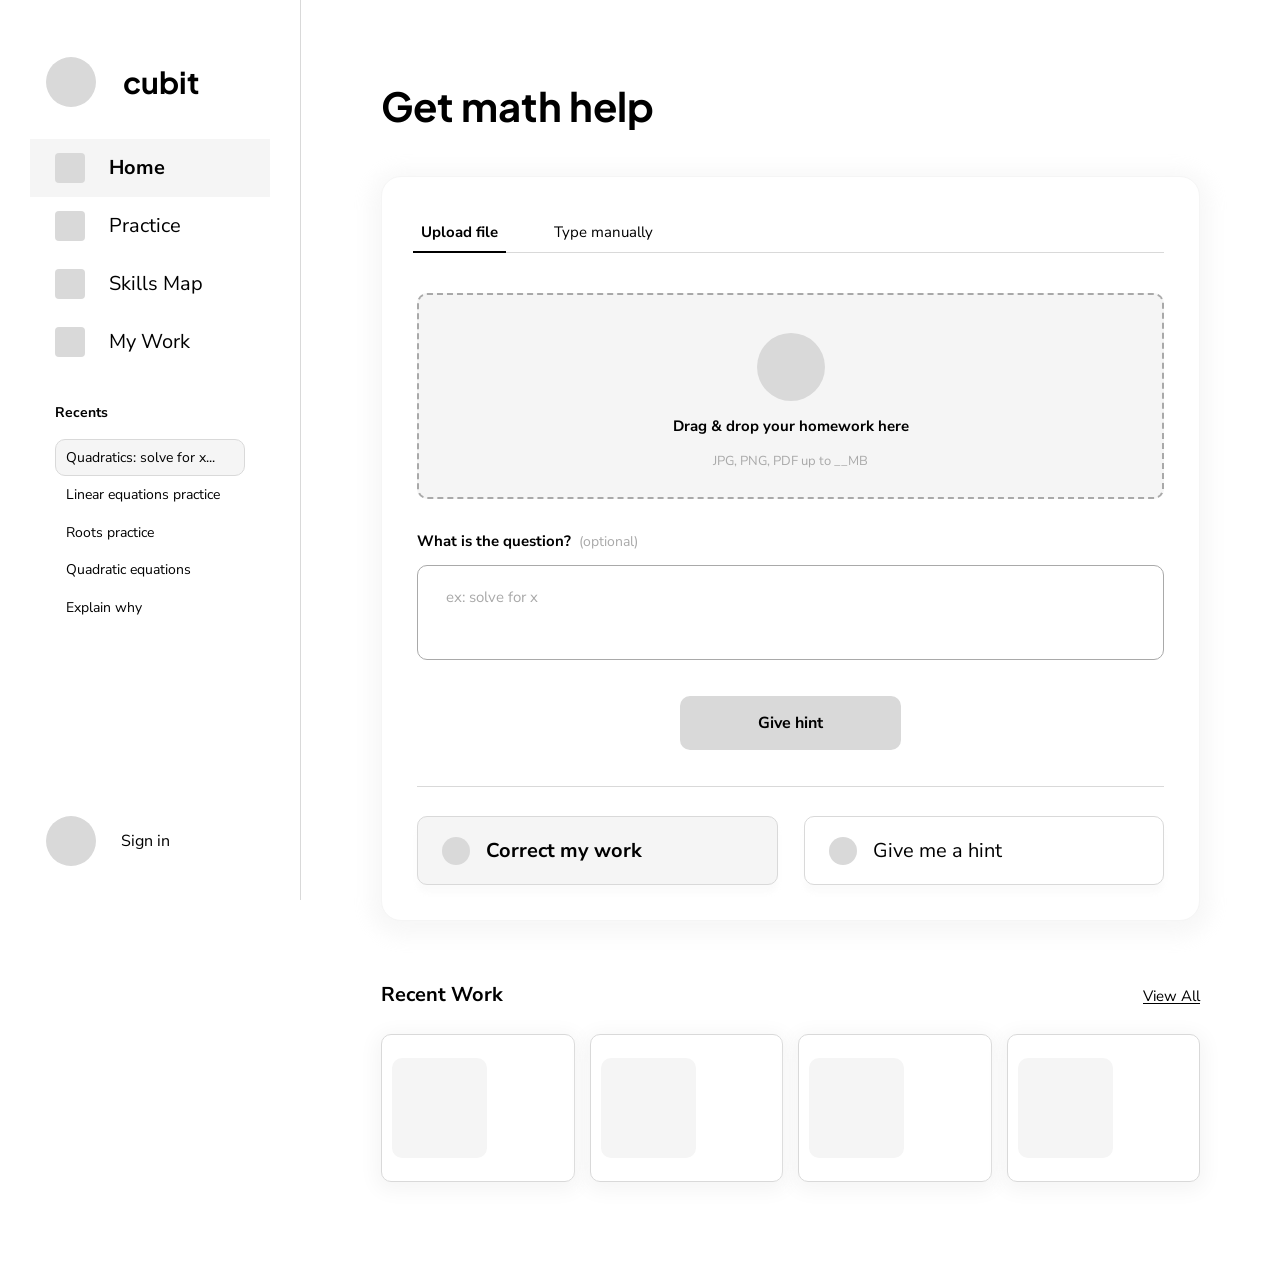
<file: index.html>
<!DOCTYPE html>
<html lang="en">
<head>
  <meta charset="UTF-8" />
  <meta name="viewport" content="width=device-width, initial-scale=1.0" />
  <title>cubit — Get math help</title>
  <link rel="preconnect" href="https://fonts.googleapis.com" />
  <link rel="preconnect" href="https://fonts.gstatic.com" crossorigin />
  <link
    href="https://fonts.googleapis.com/css2?family=Nunito+Sans:wght@400;700&family=Plus+Jakarta+Sans:wght@400;700&display=swap"
    rel="stylesheet"
  />
  <link rel="stylesheet" href="static/css/styles.css" />
</head>
<body>
  <div class="app">
    <!-- ============ SIDEBAR ============ -->
    <aside class="sidebar" aria-label="Primary navigation">
      <a href="index.html" class="logo" aria-label="cubit home">
        <span class="logo__mark" aria-hidden="true"></span>
        <span class="logo__wordmark">cubit</span>
      </a>

      <nav class="nav" aria-label="Main">
        <a href="index.html" class="nav__item nav__item--active" aria-current="page">
          <span class="nav__icon" aria-hidden="true"></span>
          <span class="nav__label">Home</span>
        </a>
        <a href="practice.html" class="nav__item">
          <span class="nav__icon" aria-hidden="true"></span>
          <span class="nav__label">Practice</span>
        </a>
        <a href="#" class="nav__item">
          <span class="nav__icon" aria-hidden="true"></span>
          <span class="nav__label">Skills Map</span>
        </a>
        <a href="my-work.html" class="nav__item">
          <span class="nav__icon" aria-hidden="true"></span>
          <span class="nav__label">My Work</span>
        </a>
      </nav>

      <section class="recents" aria-label="Recent items">
        <h2 class="recents__title">Recents</h2>
        <ul class="recents__list">
          <li>
            <a href="#" class="recents__item recents__item--active">Quadratics: solve for x...</a>
          </li>
          <li>
            <a href="#" class="recents__item">Linear equations practice</a>
          </li>
          <li>
            <a href="#" class="recents__item">Roots practice</a>
          </li>
          <li>
            <a href="#" class="recents__item">Quadratic equations</a>
          </li>
          <li>
            <a href="#" class="recents__item">Explain why</a>
          </li>
        </ul>
      </section>

      <div id="sidebar-user-area" class="user-profile">
        <!-- filled by initSidebarAuth() -->
      </div>
    </aside>

    <!-- ============ MAIN ============ -->
    <main class="main">
      <h1 class="page-title">Get math help</h1>

      <!-- Upload card -->
      <section class="upload-card" aria-label="Upload homework">
        <div class="mode-switch" role="tablist" aria-label="Input mode">
          <button
            type="button"
            class="mode-switch__tab mode-switch__tab--active"
            role="tab"
            aria-selected="true"
            data-mode="upload"
          >
            Upload file
          </button>
          <button
            type="button"
            class="mode-switch__tab"
            role="tab"
            aria-selected="false"
            data-mode="manual"
          >
            Type manually
          </button>
          <span class="mode-switch__underline" aria-hidden="true"></span>
        </div>

        <!-- Upload-mode body -->
        <div class="mode-panel" data-panel="upload">
          <div class="dropzone" id="dropzone" tabindex="0" aria-label="Drop file here or click to browse">
            <span class="dropzone__icon" aria-hidden="true"></span>
            <p class="dropzone__title">Drag &amp; drop your homework here</p>
            <p class="dropzone__hint">JPG, PNG, PDF up to __MB</p>
            <input
              type="file"
              id="file-input"
              class="dropzone__input"
              accept="image/jpeg,image/png,application/pdf"
              hidden
            />
          </div>

          <div class="field">
            <label class="field__label" for="question-input">
              What is the question?
              <span class="field__label-optional">(optional)</span>
            </label>
            <div class="field__input-wrap">
              <input
                type="text"
                id="question-input"
                class="field__input"
                placeholder="ex: solve for x"
              />
            </div>
          </div>

          <div class="upload-card__cta">
            <button type="button" class="btn btn--muted">Give hint</button>
          </div>
        </div>

        <!-- Manual-mode body (hidden by default) -->
        <div class="mode-panel" data-panel="manual" hidden>
          <div class="field">
            <label class="field__label" for="manual-input">
              Type your problem
            </label>
            <div class="field__input-wrap field__input-wrap--lg">
              <textarea
                id="manual-input"
                class="field__input field__input--textarea"
                placeholder="ex: 2x + 3 = 11"
              ></textarea>
            </div>
          </div>

          <div class="upload-card__cta">
            <button type="button" class="btn btn--muted">Give hint</button>
          </div>
        </div>

        <hr class="upload-card__divider" />

        <div class="upload-card__actions">
          <button type="button" class="action-button action-button--primary">
            <span class="action-button__bullet" aria-hidden="true"></span>
            <span>Correct my work</span>
          </button>
          <button type="button" class="action-button">
            <span class="action-button__bullet" aria-hidden="true"></span>
            <span>Give me a hint</span>
          </button>
        </div>
      </section>

      <!-- Recent Work -->
      <section class="recent-work" aria-label="Recent work">
        <header class="recent-work__header">
          <h2 class="recent-work__title">Recent Work</h2>
          <a href="#" class="recent-work__view-all">View All</a>
        </header>

        <ul class="recent-work__grid">
          <li class="recent-work__card">
            <span class="recent-work__thumb" aria-hidden="true"></span>
          </li>
          <li class="recent-work__card">
            <span class="recent-work__thumb" aria-hidden="true"></span>
          </li>
          <li class="recent-work__card">
            <span class="recent-work__thumb" aria-hidden="true"></span>
          </li>
          <li class="recent-work__card">
            <span class="recent-work__thumb" aria-hidden="true"></span>
          </li>
        </ul>
      </section>
    </main>
  </div>

  <script src="static/js/main.js" defer></script>
</body>
</html>
</file>
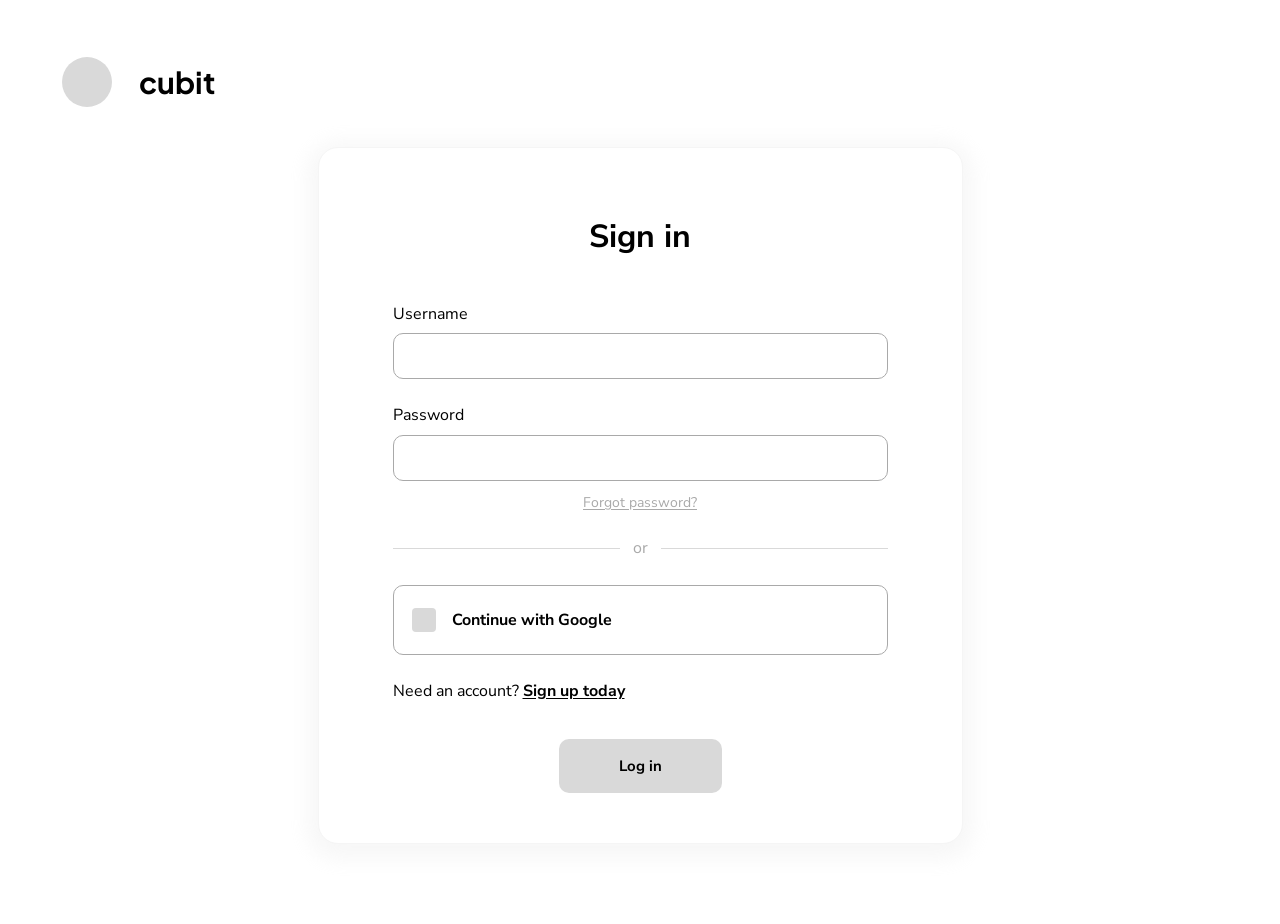
<file: login.html>
<!DOCTYPE html>
<html lang="en">
<head>
  <meta charset="UTF-8" />
  <meta name="viewport" content="width=device-width, initial-scale=1.0" />
  <title>cubit — Sign in</title>
  <link rel="preconnect" href="https://fonts.googleapis.com" />
  <link rel="preconnect" href="https://fonts.gstatic.com" crossorigin />
  <link
    href="https://fonts.googleapis.com/css2?family=Nunito+Sans:wght@400;700&family=Plus+Jakarta+Sans:wght@400;700&display=swap"
    rel="stylesheet"
  />
  <link rel="stylesheet" href="static/css/styles.css" />
</head>
<body class="auth-body">
  <header class="auth-header">
    <a href="index.html" class="logo" aria-label="cubit home">
      <span class="logo__mark" aria-hidden="true"></span>
      <span class="logo__wordmark">cubit</span>
    </a>
  </header>

  <main class="auth-main">
    <section class="auth-card" aria-labelledby="auth-title">
      <h1 class="auth-card__title" id="auth-title">Sign in</h1>

      <div class="auth-error" id="login-error" hidden>
        Incorrect username or password.
      </div>

      <form class="auth-form" id="login-form" novalidate>
        <div class="auth-field">
          <label class="auth-field__label" for="login-username">Username</label>
          <input
            type="text"
            id="login-username"
            class="auth-field__input"
            name="username"
            autocomplete="username"
            required
          />
        </div>

        <div class="auth-field">
          <label class="auth-field__label" for="login-password">Password</label>
          <input
            type="password"
            id="login-password"
            class="auth-field__input"
            name="password"
            autocomplete="current-password"
            required
          />
          <a href="#" class="auth-field__helper">Forgot password?</a>
        </div>

        <div class="auth-divider" role="separator" aria-label="or">
          <span class="auth-divider__line" aria-hidden="true"></span>
          <span class="auth-divider__label">or</span>
          <span class="auth-divider__line" aria-hidden="true"></span>
        </div>

        <button type="button" class="auth-google" id="google-signin">
          <span class="auth-google__icon" aria-hidden="true"></span>
          <span>Continue with Google</span>
        </button>

        <p class="auth-meta">
          Need an account?
          <a href="#" class="auth-meta__link">Sign up today</a>
        </p>

        <div class="auth-card__cta">
          <button type="submit" class="btn-pill btn-pill--muted btn-pill--auth">
            Log in
          </button>
        </div>
      </form>
    </section>
  </main>

  <script src="static/js/main.js" defer></script>
</body>
</html>
</file>
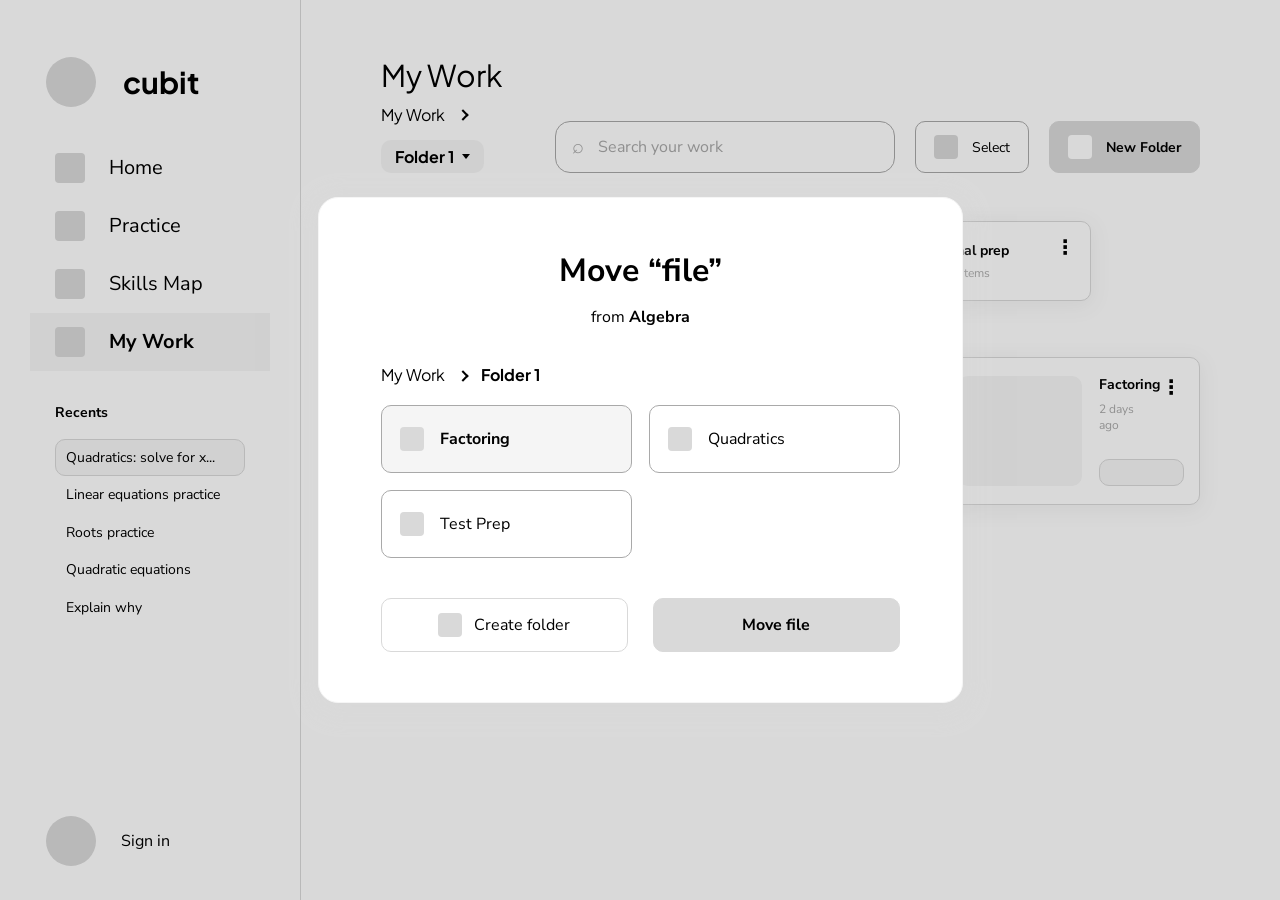
<file: my-work.html>
<!DOCTYPE html>
<html lang="en">
<head>
  <meta charset="UTF-8" />
  <meta name="viewport" content="width=device-width, initial-scale=1.0" />
  <title>cubit — My Work</title>
  <link rel="preconnect" href="https://fonts.googleapis.com" />
  <link rel="preconnect" href="https://fonts.gstatic.com" crossorigin />
  <link
    href="https://fonts.googleapis.com/css2?family=Nunito+Sans:wght@400;700&family=Plus+Jakarta+Sans:wght@400;700&display=swap"
    rel="stylesheet"
  />
  <link rel="stylesheet" href="static/css/styles.css" />
</head>
<body>
  <div class="app">
    <!-- ============ SIDEBAR ============ -->
    <aside class="sidebar" aria-label="Primary navigation">
      <a href="index.html" class="logo" aria-label="cubit home">
        <span class="logo__mark" aria-hidden="true"></span>
        <span class="logo__wordmark">cubit</span>
      </a>

      <nav class="nav" aria-label="Main">
        <a href="index.html" class="nav__item">
          <span class="nav__icon" aria-hidden="true"></span>
          <span class="nav__label">Home</span>
        </a>
        <a href="practice.html" class="nav__item">
          <span class="nav__icon" aria-hidden="true"></span>
          <span class="nav__label">Practice</span>
        </a>
        <a href="#" class="nav__item">
          <span class="nav__icon" aria-hidden="true"></span>
          <span class="nav__label">Skills Map</span>
        </a>
        <a href="my-work.html" class="nav__item nav__item--active" aria-current="page">
          <span class="nav__icon" aria-hidden="true"></span>
          <span class="nav__label">My Work</span>
        </a>
      </nav>

      <section class="recents" aria-label="Recent items">
        <h2 class="recents__title">Recents</h2>
        <ul class="recents__list">
          <li>
            <a href="#" class="recents__item recents__item--active">Quadratics: solve for x...</a>
          </li>
          <li>
            <a href="#" class="recents__item">Linear equations practice</a>
          </li>
          <li>
            <a href="#" class="recents__item">Roots practice</a>
          </li>
          <li>
            <a href="#" class="recents__item">Quadratic equations</a>
          </li>
          <li>
            <a href="#" class="recents__item">Explain why</a>
          </li>
        </ul>
      </section>

      <div id="sidebar-user-area" class="user-profile">
        <!-- filled by initSidebarAuth() -->
      </div>
    </aside>

    <!-- ============ MAIN ============ -->
    <main class="main mywork-main">

      <!-- Title row + toolbar -->
      <div class="mywork-header">
        <div class="mywork-title-area">
          <h1 class="mywork-title">My Work</h1>
          <nav class="breadcrumb" aria-label="Folder path">
            <span class="breadcrumb__root">My Work</span>
            <span class="breadcrumb__chevron" aria-hidden="true"></span>
            <button type="button" class="breadcrumb__folder" id="breadcrumb-folder-btn">
              <span>Folder 1</span>
              <span class="breadcrumb__caret" aria-hidden="true"></span>
            </button>
          </nav>
        </div>

        <div class="mywork-toolbar">
          <label class="search-bar" for="mywork-search">
            <span class="search-bar__icon" aria-hidden="true">&#x2315;</span>
            <input
              type="search"
              id="mywork-search"
              class="search-bar__input"
              placeholder="Search your work"
              aria-label="Search your work"
            />
          </label>
          <button type="button" class="toolbar-btn" id="mywork-select-btn">
            <span class="toolbar-btn__icon" aria-hidden="true"></span>
            <span>Select</span>
          </button>
          <button type="button" class="toolbar-btn toolbar-btn--filled" id="mywork-new-folder-btn">
            <span class="toolbar-btn__icon toolbar-btn__icon--light" aria-hidden="true"></span>
            <span>New Folder</span>
          </button>
        </div>
      </div>

      <!-- Folders -->
      <section class="mywork-section" aria-label="Folders">
        <div class="mywork-folders" id="folders-list">
          <div class="folder-card">
            <span class="folder-card__icon" aria-hidden="true"></span>
            <div class="folder-card__meta">
              <span class="folder-card__name">Folder Name</span>
              <span class="folder-card__count">24 items</span>
            </div>
            <button type="button" class="card-menu-btn" aria-label="Folder Name options" aria-haspopup="menu">⋮</button>
          </div>

          <div class="folder-card">
            <span class="folder-card__icon" aria-hidden="true"></span>
            <div class="folder-card__meta">
              <span class="folder-card__name">Test prep</span>
              <span class="folder-card__count">15 items</span>
            </div>
            <button type="button" class="card-menu-btn" aria-label="Test prep options" aria-haspopup="menu">⋮</button>
          </div>

          <div class="folder-card">
            <span class="folder-card__icon" aria-hidden="true"></span>
            <div class="folder-card__meta">
              <span class="folder-card__name">Final prep</span>
              <span class="folder-card__count">30 items</span>
            </div>
            <button type="button" class="card-menu-btn" aria-label="Final prep options" aria-haspopup="menu">⋮</button>
          </div>
        </div>
      </section>

      <!-- Conversation cards -->
      <section class="mywork-section" aria-label="Conversations">
        <div class="conv-grid" id="conv-list">
          <article class="conv-card">
            <div class="conv-card__thumb" aria-hidden="true"></div>
            <div class="conv-card__body">
              <p class="conv-card__title">Linear Equations Practice</p>
              <p class="conv-card__time">2h ago</p>
              <span class="conv-card__tag" aria-hidden="true"></span>
            </div>
            <button type="button" class="card-menu-btn conv-card__menu-btn" aria-label="Linear Equations Practice options" aria-haspopup="menu">⋮</button>
          </article>

          <article class="conv-card">
            <div class="conv-card__thumb" aria-hidden="true"></div>
            <div class="conv-card__body">
              <p class="conv-card__title">Quadratics</p>
              <p class="conv-card__time">Yesterday</p>
              <span class="conv-card__tag" aria-hidden="true"></span>
            </div>
            <button type="button" class="card-menu-btn conv-card__menu-btn" aria-label="Quadratics options" aria-haspopup="menu">⋮</button>
          </article>

          <article class="conv-card">
            <div class="conv-card__thumb" aria-hidden="true"></div>
            <div class="conv-card__body">
              <p class="conv-card__title">Factoring</p>
              <p class="conv-card__time">2 days ago</p>
              <span class="conv-card__tag" aria-hidden="true"></span>
            </div>
            <button type="button" class="card-menu-btn conv-card__menu-btn" aria-label="Factoring options" aria-haspopup="menu">⋮</button>
          </article>

          <article class="conv-card">
            <div class="conv-card__thumb" aria-hidden="true"></div>
            <div class="conv-card__body">
              <p class="conv-card__title">Linear Equations</p>
              <p class="conv-card__time">Last week</p>
              <span class="conv-card__tag" aria-hidden="true"></span>
            </div>
            <button type="button" class="card-menu-btn conv-card__menu-btn" aria-label="Linear Equations options" aria-haspopup="menu">⋮</button>
          </article>

          <article class="conv-card">
            <div class="conv-card__thumb" aria-hidden="true"></div>
            <div class="conv-card__body">
              <p class="conv-card__title">Roots Practice</p>
              <p class="conv-card__time">Last week</p>
              <span class="conv-card__tag" aria-hidden="true"></span>
            </div>
            <button type="button" class="card-menu-btn conv-card__menu-btn" aria-label="Roots Practice options" aria-haspopup="menu">⋮</button>
          </article>
        </div>
      </section>
    </main>
  </div>

  <!-- ============ CONTEXT MENU (⋮ button) ============ -->
  <div class="ctx-menu" id="ctx-menu" hidden role="menu" aria-label="Card options">
    <button class="ctx-menu__item" role="menuitem" data-action="generate">
      <span class="ctx-menu__item-icon" aria-hidden="true"></span>
      Generate practice
    </button>
    <hr class="ctx-menu__divider" />
    <button class="ctx-menu__item" role="menuitem" data-action="move">
      <span class="ctx-menu__item-icon" aria-hidden="true"></span>
      Move
    </button>
    <button class="ctx-menu__item ctx-menu__item--danger" role="menuitem" data-action="delete">
      <span class="ctx-menu__item-icon" aria-hidden="true"></span>
      Delete
    </button>
  </div>

  <!-- ============ RIGHT-CLICK CONTEXT MENU ============ -->
  <div class="ctx-menu" id="rightclick-menu" hidden role="menu" aria-label="Page options">
    <button class="ctx-menu__item" role="menuitem" data-action="generate">
      <span class="ctx-menu__item-icon" aria-hidden="true"></span>
      Generate practice
    </button>
    <hr class="ctx-menu__divider" />
    <button class="ctx-menu__item" role="menuitem" data-action="new-folder">
      <span class="ctx-menu__item-icon" aria-hidden="true"></span>
      Create new folder
    </button>
    <button class="ctx-menu__item" role="menuitem" data-action="move">
      <span class="ctx-menu__item-icon" aria-hidden="true"></span>
      Move
    </button>
    <button class="ctx-menu__item ctx-menu__item--danger" role="menuitem" data-action="delete">
      <span class="ctx-menu__item-icon" aria-hidden="true"></span>
      Delete
    </button>
  </div>

  <!-- ============ MOVE MODAL ============ -->
  <div class="modal-overlay" id="move-modal" hidden>
    <div class="modal" role="dialog" aria-modal="true" aria-labelledby="move-modal-title">
      <h2 class="modal__title" id="move-modal-title">Move &ldquo;file&rdquo;</h2>
      <p class="modal__subtitle">from <strong>Algebra</strong></p>

      <nav class="breadcrumb modal__breadcrumb" aria-label="Move destination path">
        <span class="breadcrumb__root">My Work</span>
        <span class="breadcrumb__chevron" aria-hidden="true"></span>
        <span class="breadcrumb__folder-label">Folder 1</span>
      </nav>

      <div class="modal__folder-grid" role="radiogroup" aria-label="Choose destination folder">
        <button type="button" class="modal__folder-btn modal__folder-btn--active" role="radio" aria-checked="true">
          <span class="modal__folder-icon" aria-hidden="true"></span>
          Factoring
        </button>
        <button type="button" class="modal__folder-btn" role="radio" aria-checked="false">
          <span class="modal__folder-icon" aria-hidden="true"></span>
          Quadratics
        </button>
        <button type="button" class="modal__folder-btn" role="radio" aria-checked="false">
          <span class="modal__folder-icon" aria-hidden="true"></span>
          Test Prep
        </button>
      </div>

      <div class="modal__actions">
        <button type="button" class="modal__action-btn" id="modal-create-folder">
          <span class="modal__action-icon" aria-hidden="true"></span>
          Create folder
        </button>
        <button type="button" class="modal__action-btn modal__action-btn--filled" id="modal-move-file">
          Move file
        </button>
      </div>
    </div>
  </div>

  <script src="static/js/main.js" defer></script>
</body>
</html>
</file>
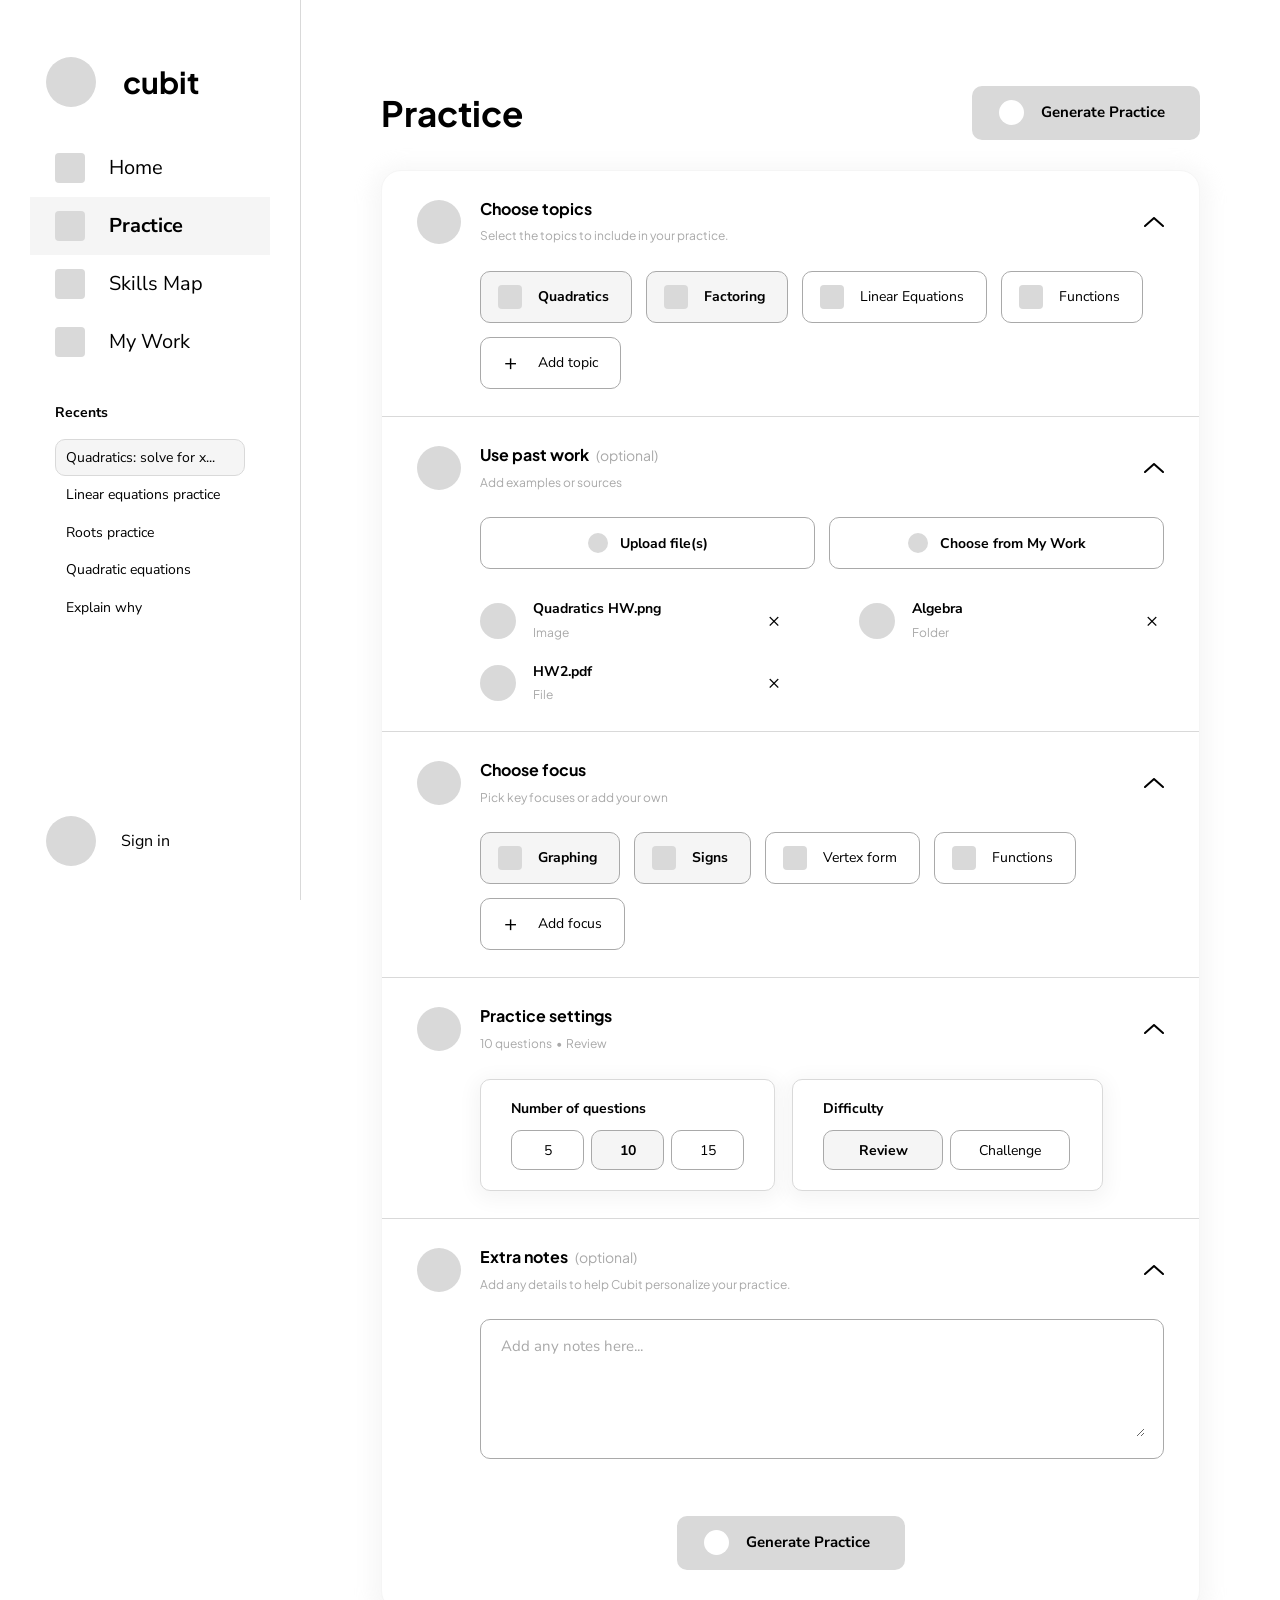
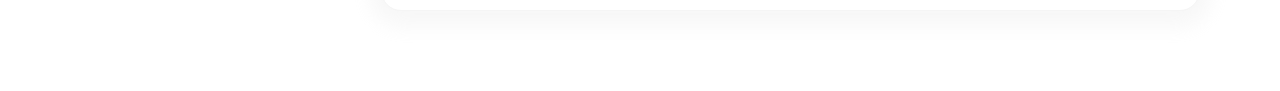
<file: practice.html>
<!DOCTYPE html>
<html lang="en">
<head>
  <meta charset="UTF-8" />
  <meta name="viewport" content="width=device-width, initial-scale=1.0" />
  <title>cubit — Practice</title>
  <link rel="preconnect" href="https://fonts.googleapis.com" />
  <link rel="preconnect" href="https://fonts.gstatic.com" crossorigin />
  <link
    href="https://fonts.googleapis.com/css2?family=Nunito+Sans:wght@400;700&family=Plus+Jakarta+Sans:wght@400;700&display=swap"
    rel="stylesheet"
  />
  <link rel="stylesheet" href="static/css/styles.css" />
</head>
<body>
  <div class="app">
    <!-- ============ SIDEBAR ============ -->
    <aside class="sidebar" aria-label="Primary navigation">
      <a href="index.html" class="logo" aria-label="cubit home">
        <span class="logo__mark" aria-hidden="true"></span>
        <span class="logo__wordmark">cubit</span>
      </a>

      <nav class="nav" aria-label="Main">
        <a href="index.html" class="nav__item">
          <span class="nav__icon" aria-hidden="true"></span>
          <span class="nav__label">Home</span>
        </a>
        <a href="practice.html" class="nav__item nav__item--active" aria-current="page">
          <span class="nav__icon" aria-hidden="true"></span>
          <span class="nav__label">Practice</span>
        </a>
        <a href="#" class="nav__item">
          <span class="nav__icon" aria-hidden="true"></span>
          <span class="nav__label">Skills Map</span>
        </a>
        <a href="my-work.html" class="nav__item">
          <span class="nav__icon" aria-hidden="true"></span>
          <span class="nav__label">My Work</span>
        </a>
      </nav>

      <section class="recents" aria-label="Recent items">
        <h2 class="recents__title">Recents</h2>
        <ul class="recents__list">
          <li>
            <a href="#" class="recents__item recents__item--active">Quadratics: solve for x...</a>
          </li>
          <li>
            <a href="#" class="recents__item">Linear equations practice</a>
          </li>
          <li>
            <a href="#" class="recents__item">Roots practice</a>
          </li>
          <li>
            <a href="#" class="recents__item">Quadratic equations</a>
          </li>
          <li>
            <a href="#" class="recents__item">Explain why</a>
          </li>
        </ul>
      </section>

      <div id="sidebar-user-area" class="user-profile">
        <!-- filled by initSidebarAuth() -->
      </div>
    </aside>

    <!-- ============ MAIN ============ -->
    <main class="main">
      <header class="page-header">
        <h1 class="page-title page-title--md">Practice</h1>
        <button type="button" class="btn-pill btn-pill--muted" id="header-generate">
          <span class="btn-pill__icon" aria-hidden="true"></span>
          <span>Generate Practice</span>
        </button>
      </header>

      <section class="practice-card" aria-label="Practice options">
        <!-- Section 1: Choose topics -->
        <details class="section" open>
          <summary class="section__header">
            <span class="section__avatar" aria-hidden="true"></span>
            <span class="section__heading">
              <span class="section__title">Choose topics</span>
              <span class="section__subtitle">Select the topics to include in your practice.</span>
            </span>
            <span class="section__chevron" aria-hidden="true"></span>
          </summary>
          <div class="section__body">
            <div class="chip-row">
              <button type="button" class="chip chip--active" data-toggle="chip">
                <span class="chip__icon" aria-hidden="true"></span>
                <span class="chip__label">Quadratics</span>
              </button>
              <button type="button" class="chip chip--active" data-toggle="chip">
                <span class="chip__icon" aria-hidden="true"></span>
                <span class="chip__label">Factoring</span>
              </button>
              <button type="button" class="chip" data-toggle="chip">
                <span class="chip__icon" aria-hidden="true"></span>
                <span class="chip__label">Linear Equations</span>
              </button>
              <button type="button" class="chip" data-toggle="chip">
                <span class="chip__icon" aria-hidden="true"></span>
                <span class="chip__label">Functions</span>
              </button>
              <button type="button" class="chip chip--add" data-add-chip="topic" data-placeholder="New topic">
                <span class="chip__plus" aria-hidden="true">+</span>
                <span class="chip__label">Add topic</span>
              </button>
            </div>
          </div>
        </details>

        <hr class="section-divider" />

        <!-- Section 2: Use past work -->
        <details class="section" open>
          <summary class="section__header">
            <span class="section__avatar" aria-hidden="true"></span>
            <span class="section__heading">
              <span class="section__title">
                Use past work
                <span class="section__title-optional">(optional)</span>
              </span>
              <span class="section__subtitle">Add examples or sources</span>
            </span>
            <span class="section__chevron" aria-hidden="true"></span>
          </summary>
          <div class="section__body">
            <div class="action-row">
              <label class="action-pill" for="practice-files">
                <span class="action-pill__icon" aria-hidden="true"></span>
                <span>Upload file(s)</span>
              </label>
              <input
                type="file"
                id="practice-files"
                class="visually-hidden"
                accept="image/*,application/pdf"
                multiple
                hidden
              />
              <button type="button" class="action-pill">
                <span class="action-pill__icon" aria-hidden="true"></span>
                <span>Choose from My Work</span>
              </button>
            </div>

            <ul class="attachment-grid" id="practice-attachments">
              <li class="attachment">
                <span class="attachment__avatar" aria-hidden="true"></span>
                <span class="attachment__meta">
                  <span class="attachment__name">Quadratics HW.png</span>
                  <span class="attachment__type">Image</span>
                </span>
                <button type="button" class="attachment__remove" aria-label="Remove Quadratics HW.png">
                  <span aria-hidden="true">×</span>
                </button>
              </li>
              <li class="attachment">
                <span class="attachment__avatar" aria-hidden="true"></span>
                <span class="attachment__meta">
                  <span class="attachment__name">Algebra</span>
                  <span class="attachment__type">Folder</span>
                </span>
                <button type="button" class="attachment__remove" aria-label="Remove Algebra">
                  <span aria-hidden="true">×</span>
                </button>
              </li>
              <li class="attachment">
                <span class="attachment__avatar" aria-hidden="true"></span>
                <span class="attachment__meta">
                  <span class="attachment__name">HW2.pdf</span>
                  <span class="attachment__type">File</span>
                </span>
                <button type="button" class="attachment__remove" aria-label="Remove HW2.pdf">
                  <span aria-hidden="true">×</span>
                </button>
              </li>
            </ul>
          </div>
        </details>

        <hr class="section-divider" />

        <!-- Section 3: Choose focus -->
        <details class="section" open>
          <summary class="section__header">
            <span class="section__avatar" aria-hidden="true"></span>
            <span class="section__heading">
              <span class="section__title">Choose focus</span>
              <span class="section__subtitle">Pick key focuses or add your own</span>
            </span>
            <span class="section__chevron" aria-hidden="true"></span>
          </summary>
          <div class="section__body">
            <div class="chip-row">
              <button type="button" class="chip chip--active" data-toggle="chip">
                <span class="chip__icon" aria-hidden="true"></span>
                <span class="chip__label">Graphing</span>
              </button>
              <button type="button" class="chip chip--active" data-toggle="chip">
                <span class="chip__icon" aria-hidden="true"></span>
                <span class="chip__label">Signs</span>
              </button>
              <button type="button" class="chip" data-toggle="chip">
                <span class="chip__icon" aria-hidden="true"></span>
                <span class="chip__label">Vertex form</span>
              </button>
              <button type="button" class="chip" data-toggle="chip">
                <span class="chip__icon" aria-hidden="true"></span>
                <span class="chip__label">Functions</span>
              </button>
              <button type="button" class="chip chip--add" data-add-chip="focus" data-placeholder="New focus">
                <span class="chip__plus" aria-hidden="true">+</span>
                <span class="chip__label">Add focus</span>
              </button>
            </div>
          </div>
        </details>

        <hr class="section-divider" />

        <!-- Section 4: Practice settings -->
        <details class="section" open>
          <summary class="section__header">
            <span class="section__avatar" aria-hidden="true"></span>
            <span class="section__heading">
              <span class="section__title">Practice settings</span>
              <span class="section__subtitle">10 questions &nbsp;•&nbsp; Review</span>
            </span>
            <span class="section__chevron" aria-hidden="true"></span>
          </summary>
          <div class="section__body">
            <div class="settings-row">
              <div class="setting-card">
                <h3 class="setting-card__title">Number of questions</h3>
                <div class="segment-group" role="radiogroup" aria-label="Number of questions">
                  <button type="button" class="segment" role="radio" aria-checked="false">5</button>
                  <button type="button" class="segment segment--active" role="radio" aria-checked="true">10</button>
                  <button type="button" class="segment" role="radio" aria-checked="false">15</button>
                </div>
              </div>
              <div class="setting-card">
                <h3 class="setting-card__title">Difficulty</h3>
                <div class="segment-group" role="radiogroup" aria-label="Difficulty">
                  <button type="button" class="segment segment--active segment--wide" role="radio" aria-checked="true">Review</button>
                  <button type="button" class="segment segment--wide" role="radio" aria-checked="false">Challenge</button>
                </div>
              </div>
            </div>
          </div>
        </details>

        <hr class="section-divider" />

        <!-- Section 5: Extra notes -->
        <details class="section" open>
          <summary class="section__header">
            <span class="section__avatar" aria-hidden="true"></span>
            <span class="section__heading">
              <span class="section__title">
                Extra notes
                <span class="section__title-optional">(optional)</span>
              </span>
              <span class="section__subtitle">Add any details to help Cubit personalize your practice.</span>
            </span>
            <span class="section__chevron" aria-hidden="true"></span>
          </summary>
          <div class="section__body">
            <div class="textarea-block">
              <textarea
                class="textarea-block__input"
                placeholder="Add any notes here..."
              ></textarea>
            </div>
          </div>
        </details>

        <div class="practice-card__cta">
          <button type="button" class="btn-pill btn-pill--muted" id="footer-generate">
            <span class="btn-pill__icon" aria-hidden="true"></span>
            <span>Generate Practice</span>
          </button>
        </div>
      </section>
    </main>
  </div>

  <script src="static/js/main.js" defer></script>
</body>
</html>
</file>
<file: static/css/styles.css>
/* ============================================================
   cubit — design tokens
   Mirrors the Figma color palette and typographic system.
   ============================================================ */
:root {
  /* Color palette */
  --color-white: #ffffff;
  --color-bg: #ffffff;
  --color-surface-muted: #f5f5f5;
  --color-border: #d9d9d9;
  --color-muted: #a9a9a9;
  --color-text: #000000;

  /* Shadows */
  --shadow-card: 0 5px 20px 10px rgba(217, 217, 217, 0.2);
  --shadow-card-sm: 0 8px 5px 0 rgba(217, 217, 217, 0.1);
  --shadow-thumb: 0 4px 20px 5px #f5f5f5;

  /* Radii */
  --radius-sm: 10px;
  --radius-lg: 20px;

  /* Typography */
  --font-display: "Plus Jakarta Sans", system-ui, -apple-system, "Segoe UI",
    sans-serif;
  --font-body: "Nunito Sans", system-ui, -apple-system, "Segoe UI", sans-serif;

  /* Layout */
  --sidebar-width: 301px;
  --content-max-width: 977px;
  --content-pad-x: 80px;
}

/* ============================================================
   Reset / base
   ============================================================ */
*,
*::before,
*::after {
  box-sizing: border-box;
}

html,
body {
  margin: 0;
  padding: 0;
}

body {
  font-family: var(--font-body);
  color: var(--color-text);
  background: var(--color-bg);
  line-height: 1.4;
  -webkit-font-smoothing: antialiased;
  -moz-osx-font-smoothing: grayscale;
}

button {
  font-family: inherit;
  cursor: pointer;
  background: none;
  border: none;
  padding: 0;
  color: inherit;
}

a {
  color: inherit;
  text-decoration: none;
}

ul {
  list-style: none;
  margin: 0;
  padding: 0;
}

/* ============================================================
   App shell
   ============================================================ */
.app {
  display: grid;
  grid-template-columns: var(--sidebar-width) 1fr;
  min-height: 100vh;
}

/* ============================================================
   Sidebar
   ============================================================ */
.sidebar {
  border-right: 1px solid var(--color-border);
  padding: 57px 30px 28px;
  display: flex;
  flex-direction: column;
  gap: 32px;
  position: sticky;
  top: 0;
  height: 100vh;
  overflow-y: auto;
}

.logo {
  display: flex;
  align-items: center;
  gap: 27px;
  padding-left: 16px;
}

.logo__mark {
  width: 50px;
  height: 50px;
  border-radius: 50%;
  background: var(--color-border);
  flex-shrink: 0;
}

.logo__wordmark {
  font-family: var(--font-display);
  font-weight: 700;
  font-size: 30px;
  line-height: 1;
}

/* Nav */
.nav {
  display: flex;
  flex-direction: column;
  gap: 0;
}

.nav__item {
  display: flex;
  align-items: center;
  gap: 24px;
  padding: 14px 25px;
  font-size: 20px;
  font-weight: 400;
  color: var(--color-text);
  border-radius: 0;
  transition: background 0.15s ease;
}

.nav__item:hover {
  background: var(--color-surface-muted);
}

.nav__item--active {
  background: var(--color-surface-muted);
  font-weight: 700;
}

.nav__icon {
  width: 30px;
  height: 30px;
  background: var(--color-border);
  flex-shrink: 0;
  border-radius: 4px;
}

/* Recents */
.recents {
  padding: 0 25px;
  display: flex;
  flex-direction: column;
  gap: 16px;
}

.recents__title {
  margin: 0;
  font-size: 14px;
  font-weight: 700;
}

.recents__list {
  display: flex;
  flex-direction: column;
}

.recents__item {
  display: block;
  padding: 8px 10px;
  font-size: 14px;
  border-radius: var(--radius-sm);
  border: 1px solid transparent;
  white-space: nowrap;
  overflow: hidden;
  text-overflow: ellipsis;
  transition: background 0.15s ease;
}

.recents__item:hover {
  background: var(--color-surface-muted);
}

.recents__item--active {
  background: var(--color-surface-muted);
  border-color: var(--color-border);
}

/* User profile pinned to bottom */
.user-profile {
  margin-top: auto;
  padding-left: 16px;
  display: flex;
  align-items: center;
  gap: 25px;
  position: relative;
}

.user-profile__avatar {
  width: 50px;
  height: 50px;
  border-radius: 50%;
  background: var(--color-border);
  flex-shrink: 0;
}

.user-profile__name {
  font-size: 20px;
  font-weight: 700;
}

/* ============================================================
   Main
   ============================================================ */
.main {
  padding: 86px var(--content-pad-x) 80px;
  max-width: calc(var(--content-max-width) + var(--content-pad-x) * 2);
}

.page-title {
  font-family: var(--font-display);
  font-weight: 700;
  font-size: 40px;
  margin: 0 0 50px;
  line-height: 1;
}

.page-title--md {
  font-size: 35px;
  margin: 0;
}

.page-header {
  display: flex;
  align-items: center;
  justify-content: space-between;
  gap: 24px;
  margin-bottom: 30px;
}

/* ============================================================
   Upload card
   ============================================================ */
.upload-card {
  background: var(--color-white);
  border: 1px solid var(--color-surface-muted);
  border-radius: var(--radius-lg);
  box-shadow: var(--shadow-card);
  padding: 45px 35px 35px;
  width: 100%;
  max-width: var(--content-max-width);
}

/* Mode switch (tabs) */
.mode-switch {
  position: relative;
  display: flex;
  gap: 48px;
  border-bottom: 1px solid var(--color-border);
  padding-bottom: 10px;
  margin-bottom: 40px;
}

.mode-switch__tab {
  font-size: 15px;
  font-weight: 400;
  color: var(--color-text);
  padding: 0 4px;
  position: relative;
  transition: font-weight 0.15s ease;
}

.mode-switch__tab--active {
  font-weight: 700;
}

.mode-switch__tab--active::after {
  content: "";
  position: absolute;
  left: -4px;
  right: -4px;
  bottom: -11px;
  height: 2px;
  background: var(--color-text);
}

/* Dropzone */
.dropzone {
  background: var(--color-surface-muted);
  border: 2px dashed var(--color-muted);
  border-radius: var(--radius-sm);
  padding: 38px 24px 27px;
  display: flex;
  flex-direction: column;
  align-items: center;
  gap: 15px;
  cursor: pointer;
  transition: background 0.15s ease, border-color 0.15s ease;
  outline: none;
}

.dropzone:hover,
.dropzone:focus-visible {
  background: #efefef;
  border-color: var(--color-text);
}

.dropzone.is-dragover {
  background: #e9e9e9;
  border-color: var(--color-text);
}

.dropzone__icon {
  width: 68px;
  height: 68px;
  border-radius: 50%;
  background: var(--color-border);
  flex-shrink: 0;
}

.dropzone__title {
  margin: 0;
  font-size: 15px;
  font-weight: 700;
}

.dropzone__hint {
  margin: 0;
  font-size: 13px;
  color: var(--color-muted);
}

/* Field (question input) */
.field {
  margin-top: 32px;
  display: flex;
  flex-direction: column;
  gap: 13px;
}

.field__label {
  font-size: 15px;
  font-weight: 700;
}

.field__label-optional {
  font-weight: 400;
  font-size: 14px;
  color: var(--color-muted);
  margin-left: 4px;
}

.field__input-wrap {
  background: var(--color-white);
  border: 1px solid var(--color-muted);
  border-radius: var(--radius-sm);
  height: 95px;
  padding: 20px 26px;
  display: flex;
  align-items: flex-start;
}

.field__input-wrap--lg {
  height: 140px;
}

.field__input {
  width: 100%;
  border: none;
  outline: none;
  background: transparent;
  font-family: inherit;
  font-size: 15px;
  color: var(--color-text);
  resize: none;
}

.field__input::placeholder {
  color: var(--color-muted);
}

.field__input--textarea {
  height: 100%;
}

/* "Give hint" CTA centered under the form */
.upload-card__cta {
  display: flex;
  justify-content: center;
  margin-top: 36px;
}

.btn {
  display: inline-flex;
  align-items: center;
  justify-content: center;
  height: 54px;
  padding: 0 78px;
  border-radius: var(--radius-sm);
  font-size: 16px;
  font-weight: 700;
  line-height: 1;
  transition: background 0.15s ease, transform 0.05s ease;
}

.btn:active {
  transform: translateY(1px);
}

.btn--muted {
  background: var(--color-border);
  color: var(--color-text);
}

.btn--muted:hover {
  background: #cdcdcd;
}

/* Divider */
.upload-card__divider {
  border: none;
  border-top: 1px solid var(--color-border);
  margin: 36px 0 29px;
}

/* Bottom action buttons */
.upload-card__actions {
  display: grid;
  grid-template-columns: 1fr 1fr;
  gap: 26px;
}

.action-button {
  display: flex;
  align-items: center;
  gap: 16px;
  height: 69px;
  padding: 0 24px;
  background: var(--color-white);
  border: 1px solid var(--color-border);
  border-radius: var(--radius-sm);
  box-shadow: var(--shadow-card-sm);
  font-size: 20px;
  font-weight: 400;
  text-align: left;
  transition: background 0.15s ease, border-color 0.15s ease;
}

.action-button:hover {
  border-color: var(--color-muted);
}

.action-button--primary {
  background: var(--color-surface-muted);
  font-weight: 700;
}

.action-button__bullet {
  width: 28px;
  height: 28px;
  border-radius: 50%;
  background: var(--color-border);
  flex-shrink: 0;
}

/* ============================================================
   Recent Work
   ============================================================ */
.recent-work {
  margin-top: 60px;
  width: 100%;
  max-width: 966px;
}

.recent-work__header {
  display: flex;
  align-items: baseline;
  justify-content: space-between;
  margin-bottom: 25px;
}

.recent-work__title {
  margin: 0;
  font-size: 20px;
  font-weight: 700;
}

.recent-work__view-all {
  font-size: 15px;
  text-decoration: underline;
  text-underline-offset: 2px;
}

.recent-work__grid {
  display: grid;
  grid-template-columns: repeat(4, minmax(0, 1fr));
  gap: 15px;
}

.recent-work__card {
  background: var(--color-white);
  border: 1px solid var(--color-border);
  border-radius: var(--radius-sm);
  box-shadow: var(--shadow-thumb);
  height: 148px;
  padding: 23px 10px;
  position: relative;
  overflow: hidden;
  transition: transform 0.15s ease, box-shadow 0.15s ease;
}

.recent-work__card:hover {
  transform: translateY(-2px);
  box-shadow: 0 8px 24px 6px var(--color-surface-muted);
}

.recent-work__thumb {
  display: block;
  width: 95px;
  height: 100px;
  background: var(--color-surface-muted);
  border-radius: var(--radius-sm);
}

/* ============================================================
   Pill button (Generate Practice)
   ============================================================ */
.btn-pill {
  display: inline-flex;
  align-items: center;
  gap: 17px;
  height: 54px;
  padding: 14px 35px 15px 27px;
  border-radius: var(--radius-sm);
  font-size: 15px;
  font-weight: 700;
  line-height: 1;
  transition: background 0.15s ease, transform 0.05s ease;
}

.btn-pill:active {
  transform: translateY(1px);
}

.btn-pill--muted {
  background: var(--color-border);
  color: var(--color-text);
}

.btn-pill--muted:hover {
  background: #cdcdcd;
}

.btn-pill__icon {
  width: 25px;
  height: 25px;
  border-radius: 50%;
  background: var(--color-white);
  flex-shrink: 0;
}

/* ============================================================
   Practice card
   ============================================================ */
.practice-card {
  background: var(--color-white);
  border: 1px solid var(--color-surface-muted);
  border-radius: var(--radius-lg);
  box-shadow: var(--shadow-card);
  padding: 0;
  width: 100%;
  max-width: var(--content-max-width);
  overflow: hidden;
}

.section {
  padding: 27px 35px;
}

.section[open] .section__chevron {
  transform: rotate(180deg);
}

.section__header {
  display: grid;
  grid-template-columns: 44px 1fr auto;
  gap: 19px;
  align-items: center;
  cursor: pointer;
  list-style: none;
  outline: none;
}

.section__header::-webkit-details-marker {
  display: none;
}

.section__header:focus-visible {
  outline: 2px solid var(--color-text);
  outline-offset: 4px;
  border-radius: 6px;
}

.section__avatar {
  width: 44px;
  height: 44px;
  border-radius: 50%;
  background: var(--color-border);
  flex-shrink: 0;
}

.section__heading {
  display: flex;
  flex-direction: column;
  gap: 8px;
  min-width: 0;
}

.section__title {
  font-family: var(--font-display);
  font-weight: 700;
  font-size: 16px;
  color: var(--color-text);
}

.section__title-optional {
  font-family: var(--font-display);
  font-weight: 400;
  font-size: 14px;
  color: var(--color-muted);
  margin-left: 4px;
}

.section__subtitle {
  font-family: var(--font-display);
  font-weight: 400;
  font-size: 12px;
  color: var(--color-muted);
}

.section__chevron {
  width: 20px;
  height: 10px;
  transition: transform 0.15s ease;
  position: relative;
  flex-shrink: 0;
}

.section__chevron::before {
  content: "";
  position: absolute;
  inset: 0;
  background: var(--color-text);
  -webkit-mask: url("data:image/svg+xml;utf8,<svg xmlns='http://www.w3.org/2000/svg' viewBox='0 0 20 10'><path d='M1 1l9 8 9-8' fill='none' stroke='black' stroke-width='2' stroke-linecap='round' stroke-linejoin='round'/></svg>") no-repeat center / contain;
          mask: url("data:image/svg+xml;utf8,<svg xmlns='http://www.w3.org/2000/svg' viewBox='0 0 20 10'><path d='M1 1l9 8 9-8' fill='none' stroke='black' stroke-width='2' stroke-linecap='round' stroke-linejoin='round'/></svg>") no-repeat center / contain;
}

.section__body {
  padding-left: 63px;
  padding-top: 26px;
}

.section-divider {
  border: none;
  border-top: 1px solid var(--color-border);
  margin: 0;
}

/* Chips ----------------------------------------------------- */
.chip-row {
  display: flex;
  flex-wrap: wrap;
  gap: 14px;
  align-items: center;
}

.chip {
  display: inline-flex;
  align-items: center;
  gap: 16px;
  height: 52px;
  padding: 0 22px 0 17px;
  background: var(--color-white);
  border: 1px solid var(--color-muted);
  border-radius: var(--radius-sm);
  font-size: 14px;
  font-weight: 400;
  line-height: 1;
  color: var(--color-text);
  transition: background 0.15s ease, border-color 0.15s ease,
    font-weight 0.15s ease;
}

.chip:hover {
  background: var(--color-surface-muted);
}

.chip--active {
  background: var(--color-surface-muted);
  font-weight: 700;
}

.chip__icon {
  width: 24px;
  height: 24px;
  background: var(--color-border);
  border-radius: 4px;
  flex-shrink: 0;
}

.chip__plus {
  width: 24px;
  height: 24px;
  display: inline-flex;
  align-items: center;
  justify-content: center;
  font-size: 22px;
  font-weight: 400;
  color: var(--color-text);
  flex-shrink: 0;
  line-height: 1;
}

.chip--add {
  border-style: solid;
}

.chip__input {
  border: none;
  outline: none;
  background: transparent;
  font: inherit;
  font-size: 14px;
  font-weight: 700;
  color: var(--color-text);
  width: 110px;
  padding: 0;
}

.chip__input::placeholder {
  color: var(--color-muted);
  font-weight: 400;
}

.visually-hidden {
  position: absolute;
  width: 1px;
  height: 1px;
  margin: -1px;
  padding: 0;
  overflow: hidden;
  clip: rect(0 0 0 0);
  white-space: nowrap;
  border: 0;
}

/* Action pills (Upload file / Choose from My Work) ---------- */
.action-row {
  display: grid;
  grid-template-columns: 1fr 1fr;
  gap: 14px;
  margin-bottom: 30px;
}

.action-pill {
  display: inline-flex;
  align-items: center;
  justify-content: center;
  gap: 12px;
  height: 52px;
  padding: 0 24px;
  background: var(--color-white);
  border: 1px solid var(--color-muted);
  border-radius: var(--radius-sm);
  font-size: 14px;
  font-weight: 700;
  color: var(--color-text);
  transition: background 0.15s ease, border-color 0.15s ease;
}

.action-pill:hover {
  background: var(--color-surface-muted);
}

.action-pill__icon {
  width: 20px;
  height: 20px;
  border-radius: 50%;
  background: var(--color-border);
  flex-shrink: 0;
}

/* Attachment list (Quadratics HW.png, Algebra, HW2.pdf...) -- */
.attachment-grid {
  display: grid;
  grid-template-columns: repeat(2, minmax(0, 1fr));
  gap: 20px 73px;
}

.attachment {
  display: grid;
  grid-template-columns: 36px 1fr auto;
  align-items: center;
  gap: 17px;
}

.attachment__avatar {
  width: 36px;
  height: 36px;
  border-radius: 50%;
  background: var(--color-border);
  flex-shrink: 0;
}

.attachment__meta {
  display: flex;
  flex-direction: column;
  gap: 6px;
  min-width: 0;
}

.attachment__name {
  font-size: 14px;
  font-weight: 700;
  color: var(--color-text);
  white-space: nowrap;
  overflow: hidden;
  text-overflow: ellipsis;
}

.attachment__type {
  font-family: var(--font-display);
  font-weight: 400;
  font-size: 12px;
  color: var(--color-muted);
}

.attachment__remove {
  width: 24px;
  height: 24px;
  font-size: 20px;
  line-height: 1;
  color: var(--color-text);
  display: inline-flex;
  align-items: center;
  justify-content: center;
  border-radius: 4px;
  transition: background 0.15s ease;
}

.attachment__remove:hover {
  background: var(--color-surface-muted);
}

/* Practice settings (two side-by-side cards) ---------------- */
.settings-row {
  display: grid;
  grid-template-columns: 295px 311px;
  gap: 17px;
}

.setting-card {
  background: var(--color-white);
  border: 1px solid var(--color-border);
  border-radius: var(--radius-sm);
  box-shadow: var(--shadow-thumb);
  padding: 19px 30px 20px;
  min-height: 106px;
}

.setting-card__title {
  margin: 0 0 12px;
  font-size: 14px;
  font-weight: 700;
  color: var(--color-text);
}

.segment-group {
  display: flex;
  gap: 7px;
}

.segment {
  height: 40px;
  min-width: 73px;
  padding: 0 12px;
  background: var(--color-white);
  border: 1px solid var(--color-muted);
  border-radius: var(--radius-sm);
  font-size: 14px;
  font-weight: 400;
  color: var(--color-text);
  transition: background 0.15s ease, font-weight 0.15s ease;
}

.segment:hover {
  background: var(--color-surface-muted);
}

.segment--active {
  background: var(--color-surface-muted);
  font-weight: 700;
}

.segment--wide {
  min-width: 120px;
}

/* Extra notes textarea -------------------------------------- */
.textarea-block {
  background: var(--color-white);
  border: 1px solid var(--color-muted);
  border-radius: var(--radius-sm);
  padding: 14px 18px;
}

.textarea-block__input {
  width: 100%;
  min-height: 103px;
  border: none;
  outline: none;
  resize: vertical;
  background: transparent;
  font-family: inherit;
  font-size: 15px;
  color: var(--color-text);
}

.textarea-block__input::placeholder {
  color: var(--color-muted);
}

/* Bottom CTA inside the practice card ----------------------- */
.practice-card__cta {
  display: flex;
  justify-content: center;
  padding: 30px 35px 40px;
}

/* ============================================================
   Sidebar auth dropdown (shared across all pages)
   ============================================================ */
.user-profile__trigger {
  display: flex;
  align-items: center;
  gap: 25px;
  width: 100%;
  background: none;
  border: none;
  padding: 6px 10px 6px 0;
  cursor: pointer;
  font-family: inherit;
  border-radius: var(--radius-sm);
  transition: background 0.15s ease;
  text-align: left;
}

.user-profile__trigger:hover {
  background: var(--color-surface-muted);
}

.user-signin-link {
  display: flex;
  align-items: center;
  gap: 25px;
  color: var(--color-text);
  font-size: 16px;
  font-weight: 400;
  padding: 6px 10px 6px 0;
  border-radius: var(--radius-sm);
  transition: background 0.15s ease;
}

.user-signin-link:hover {
  background: var(--color-surface-muted);
}

.user-dropdown {
  position: absolute;
  bottom: calc(100% + 8px);
  left: 0;
  z-index: 100;
  background: var(--color-white);
  border: 1px solid var(--color-border);
  border-radius: var(--radius-sm);
  box-shadow: 0 -4px 16px rgba(0, 0, 0, 0.08);
  min-width: 186px;
  overflow: hidden;
}

.user-dropdown__item {
  display: block;
  width: 100%;
  padding: 14px 20px;
  font-family: inherit;
  font-size: 16px;
  font-weight: 400;
  color: var(--color-text);
  text-align: left;
  background: none;
  border: none;
  cursor: pointer;
  transition: background 0.15s ease;
}

.user-dropdown__item:hover {
  background: var(--color-surface-muted);
}

/* Auth error banner */
.auth-error {
  background: #fdf0ef;
  border: 1px solid #e8b4b0;
  border-radius: var(--radius-sm);
  color: #c0392b;
  padding: 12px 20px;
  font-size: 14px;
  margin-bottom: 16px;
  text-align: center;
}

/* ============================================================
   Auth shell (login / sign-in page)
   ============================================================ */
.auth-body {
  min-height: 100vh;
  display: flex;
  flex-direction: column;
}

.auth-header {
  padding: 57px 46px 0;
}

.auth-main {
  flex: 1;
  display: flex;
  align-items: center;
  justify-content: center;
  padding: 40px 24px 80px;
}

.auth-card {
  background: var(--color-white);
  border: 1px solid var(--color-surface-muted);
  border-radius: var(--radius-lg);
  box-shadow: var(--shadow-card);
  width: 100%;
  max-width: 645px;
  padding: 73px 74px 50px;
}

.auth-card__title {
  margin: 0 0 50px;
  text-align: center;
  font-size: 32px;
  font-weight: 700;
  line-height: 1;
}

.auth-form {
  display: flex;
  flex-direction: column;
  gap: 25px;
}

.auth-field {
  display: flex;
  flex-direction: column;
  gap: 8px;
}

.auth-field__label {
  font-size: 16px;
  font-weight: 400;
  color: var(--color-text);
}

.auth-field__input {
  height: 46px;
  padding: 0 18px;
  background: var(--color-white);
  border: 1px solid var(--color-muted);
  border-radius: var(--radius-sm);
  font-family: inherit;
  font-size: 16px;
  color: var(--color-text);
  outline: none;
  transition: border-color 0.15s ease, box-shadow 0.15s ease;
}

.auth-field__input:focus {
  border-color: var(--color-text);
  box-shadow: 0 0 0 3px var(--color-surface-muted);
}

.auth-field__input--error {
  border-color: #c0392b;
  box-shadow: 0 0 0 3px rgba(192, 57, 43, 0.1);
}

.auth-field__helper {
  align-self: center;
  margin-top: 4px;
  font-size: 14px;
  color: var(--color-muted);
  text-decoration: underline;
  text-underline-offset: 2px;
}

.auth-field__helper:hover {
  color: var(--color-text);
}

.auth-divider {
  display: grid;
  grid-template-columns: 1fr auto 1fr;
  align-items: center;
  gap: 13px;
}

.auth-divider__line {
  height: 1px;
  background: var(--color-border);
}

.auth-divider__label {
  font-size: 16px;
  color: var(--color-muted);
}

.auth-google {
  display: flex;
  align-items: center;
  gap: 16px;
  height: 70px;
  padding: 0 18px;
  background: var(--color-white);
  border: 1px solid var(--color-muted);
  border-radius: var(--radius-sm);
  font-size: 16px;
  font-weight: 700;
  color: var(--color-text);
  transition: background 0.15s ease, border-color 0.15s ease;
}

.auth-google:hover {
  background: var(--color-surface-muted);
}

.auth-google__icon {
  width: 24px;
  height: 24px;
  background: var(--color-border);
  border-radius: 4px;
  flex-shrink: 0;
}

.auth-meta {
  margin: 0;
  font-size: 16px;
}

.auth-meta__link {
  font-weight: 700;
  text-decoration: underline;
  text-underline-offset: 2px;
}

.auth-meta__link:hover {
  color: var(--color-text);
}

.auth-card__cta {
  display: flex;
  justify-content: center;
  margin-top: 12px;
}

.btn-pill--auth {
  padding: 0 60px;
  justify-content: center;
}

.btn-pill--auth .btn-pill__icon {
  display: none;
}

/* ============================================================
   My Work page
   ============================================================ */
.mywork-main {
  padding-top: 60px;
}

.mywork-header {
  display: flex;
  align-items: flex-end;
  justify-content: space-between;
  gap: 24px;
  margin-bottom: 48px;
}

.mywork-title-area {
  display: flex;
  flex-direction: column;
  gap: 14px;
}

.mywork-title {
  font-family: var(--font-display);
  font-weight: 400;
  font-size: 30px;
  margin: 0;
  line-height: 1;
}

/* Breadcrumb */
.breadcrumb {
  display: flex;
  align-items: center;
  gap: 14px;
  font-family: var(--font-display);
  font-size: 16px;
  flex-wrap: wrap;
}

.breadcrumb__root {
  color: var(--color-text);
}

.breadcrumb__chevron {
  width: 8px;
  height: 8px;
  border-right: 2px solid var(--color-text);
  border-top: 2px solid var(--color-text);
  transform: rotate(45deg);
  flex-shrink: 0;
  display: inline-block;
}

.breadcrumb__folder {
  display: inline-flex;
  align-items: center;
  gap: 8px;
  background: var(--color-surface-muted);
  border: none;
  border-radius: var(--radius-sm);
  padding: 6px 14px;
  font-family: var(--font-display);
  font-weight: 700;
  font-size: 16px;
  cursor: pointer;
  transition: background 0.15s ease;
}

.breadcrumb__folder:hover {
  background: #e4e4e4;
}

.breadcrumb__folder-label {
  font-weight: 700;
}

.breadcrumb__caret {
  display: inline-block;
  width: 0;
  height: 0;
  border-left: 4px solid transparent;
  border-right: 4px solid transparent;
  border-top: 5px solid var(--color-text);
}

/* Toolbar */
.mywork-toolbar {
  display: flex;
  align-items: center;
  gap: 20px;
  flex-shrink: 0;
}

.search-bar {
  display: flex;
  align-items: center;
  gap: 12px;
  background: var(--color-white);
  border: 1px solid var(--color-muted);
  border-radius: 15px;
  height: 52px;
  padding: 0 16px;
  width: 340px;
  cursor: text;
  transition: border-color 0.15s ease;
}

.search-bar:focus-within {
  border-color: var(--color-text);
}

.search-bar__icon {
  font-size: 20px;
  color: var(--color-muted);
  flex-shrink: 0;
}

.search-bar__input {
  border: none;
  outline: none;
  background: transparent;
  font-family: inherit;
  font-size: 16px;
  color: var(--color-text);
  width: 100%;
}

.search-bar__input::placeholder {
  color: var(--color-muted);
}

.toolbar-btn {
  display: inline-flex;
  align-items: center;
  gap: 14px;
  height: 52px;
  padding: 0 18px;
  background: var(--color-white);
  border: 1px solid var(--color-muted);
  border-radius: var(--radius-sm);
  font-family: inherit;
  font-size: 14px;
  font-weight: 400;
  cursor: pointer;
  color: var(--color-text);
  transition: background 0.15s ease, border-color 0.15s ease;
  white-space: nowrap;
}

.toolbar-btn:hover {
  background: var(--color-surface-muted);
}

.toolbar-btn--filled {
  background: var(--color-border);
  border-color: var(--color-border);
  font-weight: 700;
}

.toolbar-btn--filled:hover {
  background: #c8c8c8;
}

.toolbar-btn__icon {
  width: 24px;
  height: 24px;
  background: var(--color-border);
  border-radius: 4px;
  flex-shrink: 0;
}

.toolbar-btn__icon--light {
  background: var(--color-white);
}

/* Folder section */
.mywork-section {
  margin-bottom: 56px;
}

.mywork-folders {
  display: flex;
  flex-wrap: wrap;
  gap: 13px;
}

.folder-card {
  background: var(--color-white);
  border: 1px solid var(--color-border);
  border-radius: var(--radius-sm);
  box-shadow: var(--shadow-thumb);
  width: 228px;
  height: 80px;
  padding: 0 17px;
  display: flex;
  align-items: center;
  gap: 14px;
  flex-shrink: 0;
  position: relative;
  transition: transform 0.15s ease, box-shadow 0.15s ease;
  overflow: hidden;
}

.folder-card:hover {
  transform: translateY(-2px);
  box-shadow: 0 8px 24px 6px var(--color-surface-muted);
}

.folder-card__icon {
  width: 49px;
  height: 49px;
  background: var(--color-surface-muted);
  border-radius: var(--radius-sm);
  flex-shrink: 0;
}

.folder-card__meta {
  display: flex;
  flex-direction: column;
  gap: 4px;
  min-width: 0;
}

.folder-card__name {
  font-size: 14px;
  font-weight: 700;
  color: var(--color-text);
  white-space: nowrap;
  overflow: hidden;
  text-overflow: ellipsis;
}

.folder-card__count {
  font-size: 12px;
  color: var(--color-muted);
}

/* Shared ⋮ button */
.card-menu-btn {
  position: absolute;
  top: 14px;
  right: 14px;
  width: 24px;
  height: 24px;
  display: flex;
  align-items: center;
  justify-content: center;
  font-size: 20px;
  font-weight: 700;
  letter-spacing: -2px;
  color: var(--color-text);
  background: none;
  border: none;
  border-radius: 4px;
  cursor: pointer;
  line-height: 1;
  transition: background 0.15s ease;
}

.card-menu-btn:hover {
  background: var(--color-surface-muted);
}

/* Conversation grid */
.conv-grid {
  display: grid;
  grid-template-columns: repeat(3, minmax(0, 1fr));
  gap: 19px;
}

.conv-card {
  background: var(--color-white);
  border: 1px solid var(--color-border);
  border-radius: var(--radius-sm);
  box-shadow: var(--shadow-thumb);
  height: 148px;
  padding: 18px 17px;
  display: grid;
  grid-template-columns: 124px 1fr auto;
  gap: 0 17px;
  position: relative;
  transition: transform 0.15s ease, box-shadow 0.15s ease;
  overflow: hidden;
}

.conv-card:hover {
  transform: translateY(-2px);
  box-shadow: 0 8px 24px 6px var(--color-surface-muted);
}

.conv-card__thumb {
  grid-column: 1;
  grid-row: 1;
  width: 124px;
  height: 110px;
  background: var(--color-surface-muted);
  border-radius: var(--radius-sm);
  flex-shrink: 0;
}

.conv-card__body {
  grid-column: 2;
  grid-row: 1;
  display: flex;
  flex-direction: column;
  gap: 6px;
  min-width: 0;
}

.conv-card__title {
  margin: 0;
  font-size: 14px;
  font-weight: 700;
  color: var(--color-text);
  line-height: 1.3;
}

.conv-card__time {
  margin: 0;
  font-size: 12px;
  color: var(--color-muted);
}

.conv-card__tag {
  display: block;
  width: 85px;
  height: 27px;
  background: var(--color-surface-muted);
  border: 1px solid var(--color-border);
  border-radius: var(--radius-sm);
  margin-top: auto;
}

.conv-card__menu-btn {
  grid-column: 3;
  grid-row: 1;
  position: static;
  align-self: start;
}

/* Context menus */
.ctx-menu {
  position: fixed;
  z-index: 200;
  background: var(--color-white);
  border: 1px solid var(--color-surface-muted);
  border-radius: var(--radius-sm);
  box-shadow: 0 4px 20px 5px rgba(245, 245, 245, 0.5), 0 2px 10px rgba(0, 0, 0, 0.1);
  min-width: 220px;
  overflow: hidden;
}

.ctx-menu__item {
  display: flex;
  align-items: center;
  gap: 16px;
  width: 100%;
  padding: 14px 24px;
  font-family: inherit;
  font-size: 16px;
  font-weight: 400;
  color: var(--color-text);
  text-align: left;
  background: none;
  border: none;
  cursor: pointer;
  transition: background 0.15s ease;
}

.ctx-menu__item:hover {
  background: var(--color-surface-muted);
}

.ctx-menu__item--danger:hover {
  background: #fdf0ef;
  color: #c0392b;
}

.ctx-menu__item-icon {
  width: 25px;
  height: 25px;
  border-radius: 50%;
  background: var(--color-border);
  flex-shrink: 0;
}

.ctx-menu__divider {
  border: none;
  border-top: 1px solid var(--color-border);
  margin: 0;
}

/* Move modal */
.modal-overlay {
  position: fixed;
  inset: 0;
  background: rgba(0, 0, 0, 0.15);
  z-index: 300;
  display: flex;
  align-items: center;
  justify-content: center;
}

.modal {
  background: var(--color-white);
  border: 1px solid var(--color-surface-muted);
  border-radius: var(--radius-lg);
  box-shadow: var(--shadow-card);
  width: 100%;
  max-width: 645px;
  padding: 51px 62px 50px;
}

.modal__title {
  font-size: 32px;
  font-weight: 700;
  text-align: center;
  margin: 0 0 12px;
}

.modal__subtitle {
  text-align: center;
  font-size: 16px;
  margin: 0 0 36px;
}

.modal__breadcrumb {
  margin-bottom: 18px;
}

.modal__folder-grid {
  display: grid;
  grid-template-columns: repeat(2, minmax(0, 1fr));
  gap: 17px;
  margin-bottom: 40px;
}

.modal__folder-btn {
  display: flex;
  align-items: center;
  gap: 16px;
  height: 68px;
  padding: 0 18px;
  background: var(--color-white);
  border: 1px solid var(--color-muted);
  border-radius: var(--radius-sm);
  font-family: inherit;
  font-size: 16px;
  font-weight: 400;
  color: var(--color-text);
  cursor: pointer;
  transition: background 0.15s ease, font-weight 0.1s ease;
}

.modal__folder-btn:hover {
  background: var(--color-surface-muted);
}

.modal__folder-btn--active {
  background: var(--color-surface-muted);
  font-weight: 700;
}

.modal__folder-icon {
  width: 24px;
  height: 24px;
  background: var(--color-border);
  border-radius: 4px;
  flex-shrink: 0;
}

.modal__actions {
  display: grid;
  grid-template-columns: 1fr 1fr;
  gap: 25px;
}

.modal__action-btn {
  display: inline-flex;
  align-items: center;
  justify-content: center;
  gap: 12px;
  height: 54px;
  border-radius: var(--radius-sm);
  font-family: inherit;
  font-size: 16px;
  font-weight: 400;
  cursor: pointer;
  background: var(--color-white);
  border: 1px solid var(--color-border);
  color: var(--color-text);
  transition: background 0.15s ease;
}

.modal__action-btn:hover {
  background: var(--color-surface-muted);
}

.modal__action-btn--filled {
  background: var(--color-border);
  border-color: var(--color-border);
  font-weight: 700;
}

.modal__action-btn--filled:hover {
  background: #c8c8c8;
}

.modal__action-icon {
  width: 24px;
  height: 24px;
  background: var(--color-border);
  border-radius: 4px;
  flex-shrink: 0;
}

/* ============================================================
   Responsive
   ============================================================ */
@media (max-width: 1200px) {
  :root {
    --content-pad-x: 40px;
  }
}

@media (max-width: 900px) {
  .app {
    grid-template-columns: 1fr;
  }

  .sidebar {
    position: static;
    height: auto;
    border-right: none;
    border-bottom: 1px solid var(--color-border);
    padding: 32px 24px;
  }

  .user-profile {
    margin-top: 24px;
  }

  .main {
    padding: 32px 24px 64px;
  }

  .page-title {
    font-size: 32px;
    margin-bottom: 28px;
  }

  .upload-card {
    padding: 24px 20px;
  }

  .upload-card__actions {
    grid-template-columns: 1fr;
  }

  .recent-work__grid {
    grid-template-columns: repeat(2, minmax(0, 1fr));
  }

  .page-header {
    flex-direction: column;
    align-items: flex-start;
    gap: 16px;
  }

  .section {
    padding: 20px 20px;
  }

  .section__body {
    padding-left: 0;
    padding-top: 18px;
  }

  .action-row {
    grid-template-columns: 1fr;
  }

  .attachment-grid {
    grid-template-columns: 1fr;
    gap: 16px;
  }

  .settings-row {
    grid-template-columns: 1fr;
  }

  .auth-header {
    padding: 28px 24px 0;
  }

  .auth-card {
    padding: 40px 24px 32px;
  }

  .auth-card__title {
    margin-bottom: 32px;
    font-size: 28px;
  }
}
</file>
